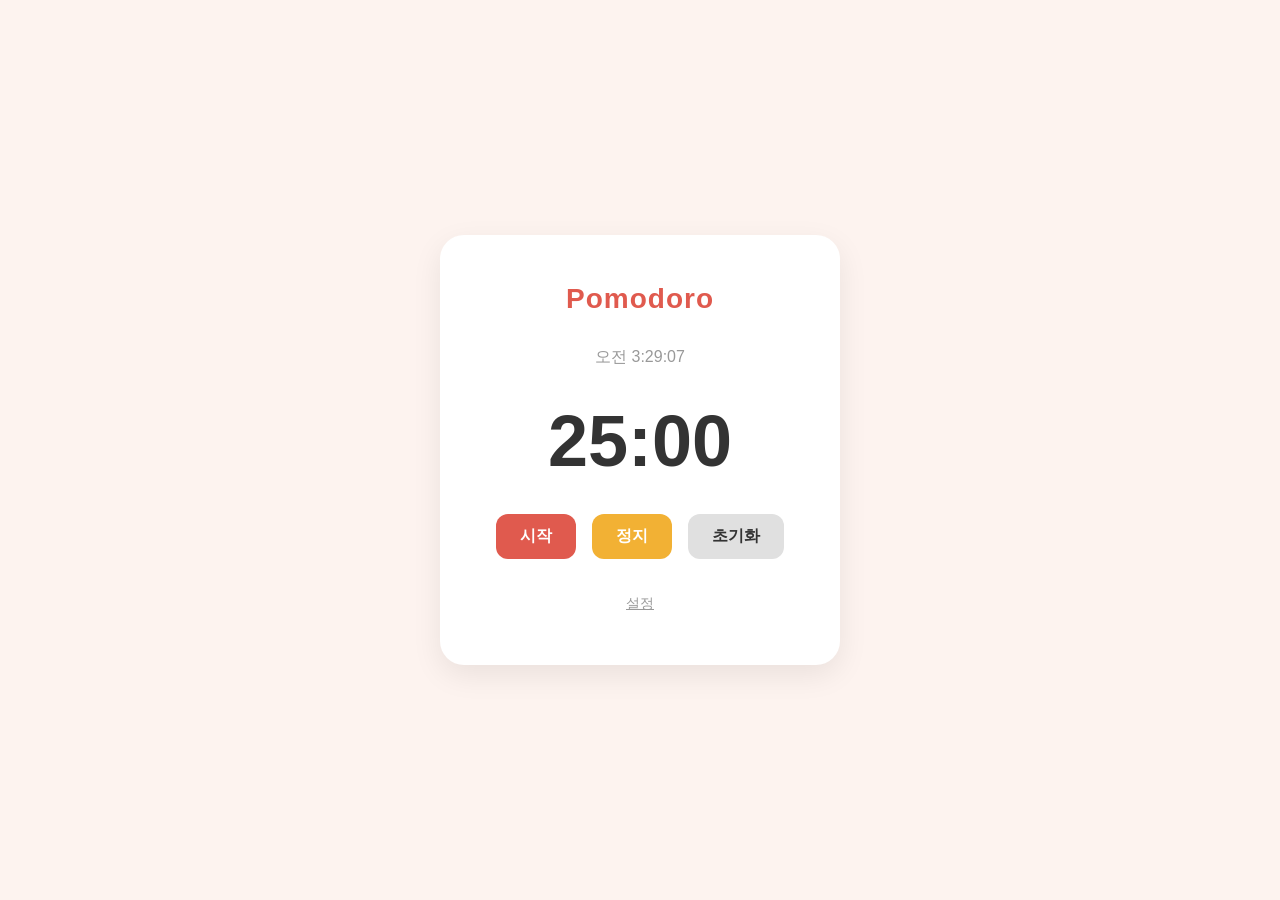
<file: index.html>
<!DOCTYPE html>
<html lang="ko">

<head>
  <meta charset="UTF-8" />
  <meta name="viewport" content="width=device-width, initial-scale=1.0" />
  <title>강원도 춘천시 온의동 뽀모도로</title>
  <link rel="stylesheet" href="index.css" />
  <script defer src="index.js"></script>
</head>

<body>
  <main class="timer-card">
    <h1>Pomodoro</h1>

    <div class="current-time" id="currentTime"></div>

    <div class="time-display" id="timeDisplay">25:00</div>

    <div class="controls">
      <button type="button" class="btn btn-start" onclick="startTimer()">시작</button>
      <button type="button" class="btn btn-stop" onclick="stopTimer()">정지</button>
      <button type="button" class="btn btn-reset" onclick="resetTimer()">초기화</button>
    </div>

    <a href="setting.html" class="btn btn-settings">설정</a>
  </main>

</body>

</html>
</file>
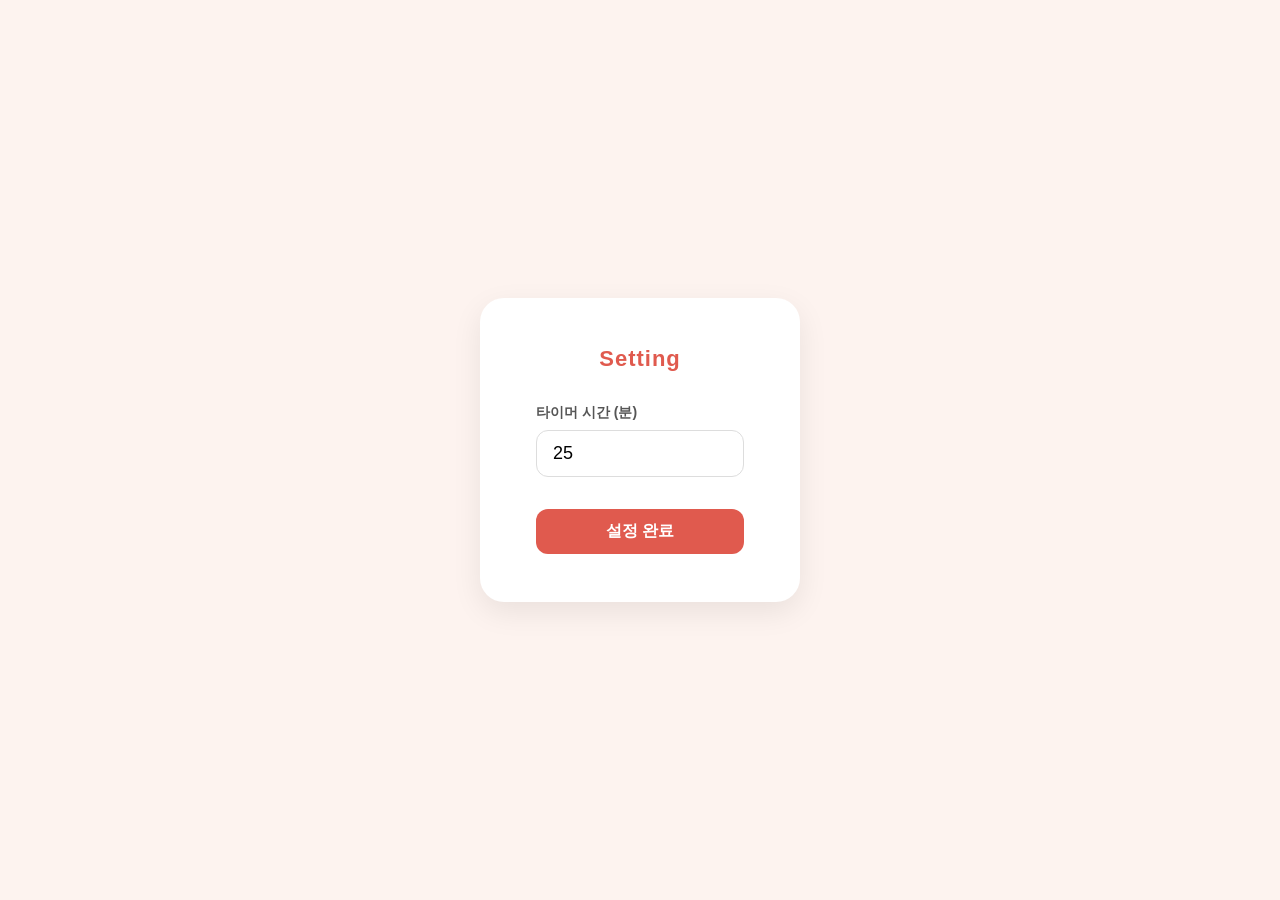
<file: setting.html>
<!DOCTYPE html>
<html lang="ko">
<head>
  <meta charset="UTF-8" />
  <meta name="viewport" content="width=device-width, initial-scale=1.0" />
  <title>Setting</title>
  <link rel="stylesheet" href="setting.css" />
  <script defer src="setting.js"></script>
</head>
<body>
  <main class="setting-card">
    <h3>Setting</h3>

    <div class="setting-field">
      <label for="timerMinutes">타이머 시간 (분)</label>
      <input type="number" id="timerMinutes" name="timerMinutes" min="1" max="60" value="25" oninput="updateConfirmState()" />
    </div>

    <button type="button" class="btn btn-confirm" onclick="saveSetting()">설정 완료</button>
  </main>
</body>
</html>
</file>
<file: index.css>
* {
  box-sizing: border-box;
  margin: 0;
  padding: 0;
}

body {
  min-height: 100vh;
  display: flex;
  align-items: center;
  justify-content: center;
  background-color: #fdf3ef;
  font-family: "Segoe UI", "Apple SD Gothic Neo", sans-serif;
}

.timer-card {
  display: flex;
  flex-direction: column;
  align-items: center;
  gap: 32px;
  padding: 48px 56px;
  background-color: #ffffff;
  border-radius: 24px;
  box-shadow: 0 10px 30px rgba(0, 0, 0, 0.08);
}

h1 {
  font-size: 28px;
  font-weight: 700;
  color: #e05a4e;
  letter-spacing: 1px;
}

.current-time {
  font-size: 16px;
  font-weight: 500;
  color: #999999;
}

.time-display {
  font-size: 72px;
  font-weight: 700;
  color: #333333;
  font-variant-numeric: tabular-nums;
}

.controls {
  display: flex;
  gap: 16px;
}

.btn {
  border: none;
  border-radius: 12px;
  padding: 12px 24px;
  font-size: 16px;
  font-weight: 600;
  cursor: pointer;
  transition: opacity 0.15s ease, transform 0.15s ease;
}

.btn:hover {
  opacity: 0.85;
}

.btn:active {
  transform: scale(0.97);
}

.btn-start {
  background-color: #e05a4e;
  color: #ffffff;
}

.btn-stop {
  background-color: #f2b134;
  color: #ffffff;
}

.btn-reset {
  background-color: #e0e0e0;
  color: #333333;
}

.btn-settings {
  display: inline-block;
  background: none;
  color: #999999;
  font-size: 14px;
  font-weight: 500;
  text-decoration: underline;
  padding: 4px 8px;
}
</file>
<file: setting.css>
* {
  box-sizing: border-box;
  margin: 0;
  padding: 0;
}

body {
  min-height: 100vh;
  display: flex;
  align-items: center;
  justify-content: center;
  background-color: #fdf3ef;
  font-family: "Segoe UI", "Apple SD Gothic Neo", sans-serif;
}

.setting-card {
  display: flex;
  flex-direction: column;
  align-items: center;
  gap: 32px;
  padding: 48px 56px;
  background-color: #ffffff;
  border-radius: 24px;
  box-shadow: 0 10px 30px rgba(0, 0, 0, 0.08);
  min-width: 320px;
}

h3 {
  font-size: 22px;
  font-weight: 700;
  color: #e05a4e;
  letter-spacing: 1px;
}

.setting-field {
  display: flex;
  flex-direction: column;
  align-items: flex-start;
  gap: 8px;
  width: 100%;
}

.setting-field label {
  font-size: 14px;
  font-weight: 600;
  color: #555555;
}

.setting-field input {
  width: 100%;
  padding: 12px 16px;
  font-size: 18px;
  border: 1px solid #dddddd;
  border-radius: 12px;
  outline: none;
}

.setting-field input:focus {
  border-color: #e05a4e;
}

.btn {
  border: none;
  border-radius: 12px;
  padding: 12px 24px;
  font-size: 16px;
  font-weight: 600;
  cursor: pointer;
  transition: opacity 0.15s ease, transform 0.15s ease;
  width: 100%;
}

.btn:hover {
  opacity: 0.85;
}

.btn:active {
  transform: scale(0.97);
}

.btn-confirm {
  background-color: #e05a4e;
  color: #ffffff;
}
</file>
